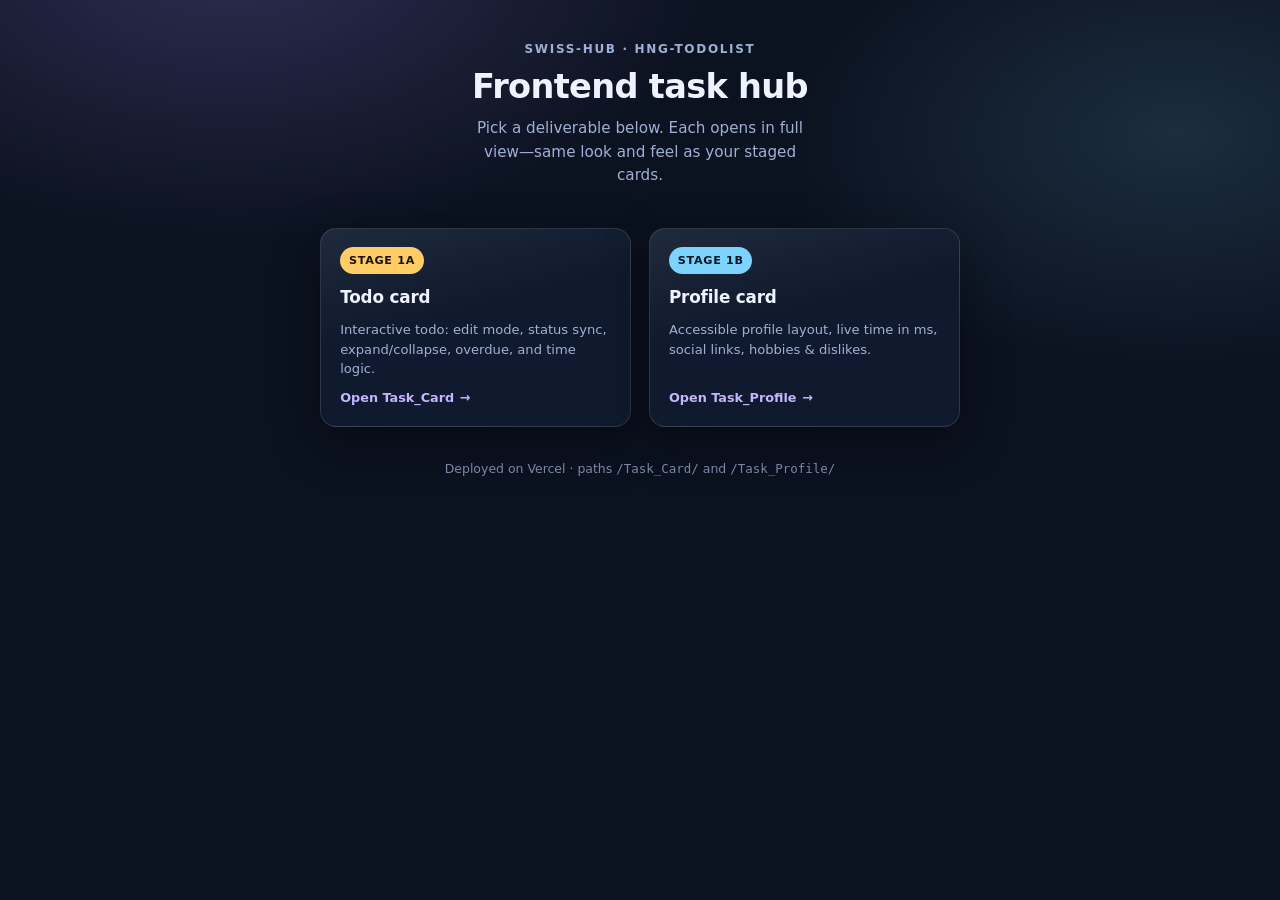
<file: index.html>
<!DOCTYPE html>
<html lang="en">
<head>
  <meta charset="UTF-8" />
  <meta name="viewport" content="width=device-width, initial-scale=1.0" />
  <title>HNG Frontend Tasks</title>
  <style>
    :root {
      --bg: #0b1220;
      --surface: #0f1a2e;
      --text: #eef3ff;
      --muted: #9fb0d4;
      --border: rgba(255, 255, 255, 0.12);
      --accent: #a78bfa;
      --accent-soft: rgba(167, 139, 250, 0.22);
      --cyan-soft: rgba(125, 211, 252, 0.14);
      --card-shadow: 0 16px 48px rgba(0, 0, 0, 0.4);
    }

    *,
    *::before,
    *::after {
      box-sizing: border-box;
    }

    html {
      height: 100%;
    }

    body {
      margin: 0;
      min-height: 100%;
      font-family: ui-sans-serif, system-ui, -apple-system, Segoe UI, Roboto, Arial, "Noto Sans",
        sans-serif;
      color: var(--text);
      background: radial-gradient(900px 520px at 18% -5%, var(--accent-soft), transparent 55%),
        radial-gradient(800px 480px at 92% 15%, var(--cyan-soft), transparent 50%),
        var(--bg);
      line-height: 1.55;
    }

    .page {
      min-height: 100%;
      padding: clamp(1.25rem, 4vw, 2.5rem);
      display: grid;
      place-items: center;
    }

    .shell {
      width: 100%;
      max-width: 640px;
    }

    .hero {
      text-align: center;
      margin-bottom: clamp(1.75rem, 4vw, 2.5rem);
    }

    .hero__eyebrow {
      margin: 0 0 0.5rem;
      font-size: 0.75rem;
      font-weight: 700;
      letter-spacing: 0.14em;
      text-transform: uppercase;
      color: var(--muted);
    }

    .hero__title {
      margin: 0 0 0.65rem;
      font-size: clamp(1.65rem, 4vw, 2.1rem);
      font-weight: 750;
      letter-spacing: -0.02em;
      line-height: 1.2;
    }

    .hero__subtitle {
      margin: 0 auto;
      max-width: 34ch;
      color: var(--muted);
      font-size: 0.95rem;
    }

    .cards {
      display: grid;
      gap: 1rem;
    }

    @media (min-width: 560px) {
      .cards {
        grid-template-columns: 1fr 1fr;
        gap: 1.1rem;
      }
    }

    .card-link {
      display: flex;
      flex-direction: column;
      align-items: flex-start;
      gap: 0.65rem;
      padding: 1.15rem 1.2rem;
      border-radius: 16px;
      border: 1px solid var(--border);
      background: linear-gradient(165deg, rgba(255, 255, 255, 0.07), transparent 42%), var(--surface);
      box-shadow: var(--card-shadow);
      text-decoration: none;
      color: inherit;
      transition: transform 0.18s ease, border-color 0.18s ease, box-shadow 0.18s ease;
      min-height: 100%;
    }

    .card-link:hover {
      transform: translateY(-2px);
      border-color: rgba(167, 139, 250, 0.35);
      box-shadow: 0 20px 56px rgba(0, 0, 0, 0.45);
    }

    .card-link:focus-visible {
      outline: 3px solid var(--accent);
      outline-offset: 3px;
    }

    .card-link__badge {
      font-size: 0.7rem;
      font-weight: 750;
      letter-spacing: 0.06em;
      text-transform: uppercase;
      color: #1a1306;
      background: #ffcc66;
      padding: 0.28rem 0.55rem;
      border-radius: 999px;
    }

    .card-link__badge--profile {
      color: #001826;
      background: #7dd3fc;
    }

    .card-link__title {
      margin: 0;
      font-size: 1.05rem;
      font-weight: 700;
      letter-spacing: -0.01em;
    }

    .card-link__desc {
      margin: 0;
      font-size: 0.82rem;
      color: var(--muted);
      line-height: 1.45;
    }

    .card-link__cta {
      margin-top: auto;
      font-size: 0.8rem;
      font-weight: 650;
      color: #c4b5fd;
      display: inline-flex;
      align-items: center;
      gap: 0.35rem;
    }

    .card-link__cta::after {
      content: "→";
      transition: transform 0.18s ease;
    }

    .card-link:hover .card-link__cta::after {
      transform: translateX(3px);
    }

    .footer {
      margin-top: 2rem;
      text-align: center;
      font-size: 0.78rem;
      color: rgba(159, 176, 212, 0.75);
    }
  </style>
</head>
<body>
  <main class="page">
    <div class="shell">
      <header class="hero">
        <p class="hero__eyebrow">Swiss-hub · HNG-TodoList</p>
        <h1 class="hero__title">Frontend task hub</h1>
        <p class="hero__subtitle">
          Pick a deliverable below. Each opens in full view—same look and feel as your staged cards.
        </p>
      </header>

      <nav class="cards" aria-label="Task links">
        <a class="card-link" href="/Task_Card/">
          <span class="card-link__badge">Stage 1a</span>
          <h2 class="card-link__title">Todo card</h2>
          <p class="card-link__desc">
            Interactive todo: edit mode, status sync, expand/collapse, overdue, and time logic.
          </p>
          <span class="card-link__cta">Open Task_Card</span>
        </a>

        <a class="card-link" href="/Task_Profile/">
          <span class="card-link__badge card-link__badge--profile">Stage 1b</span>
          <h2 class="card-link__title">Profile card</h2>
          <p class="card-link__desc">
            Accessible profile layout, live time in ms, social links, hobbies &amp; dislikes.
          </p>
          <span class="card-link__cta">Open Task_Profile</span>
        </a>
      </nav>

      <footer class="footer">
        Deployed on Vercel · paths <code>/Task_Card/</code> and <code>/Task_Profile/</code>
      </footer>
    </div>
  </main>
</body>
</html>
</file>
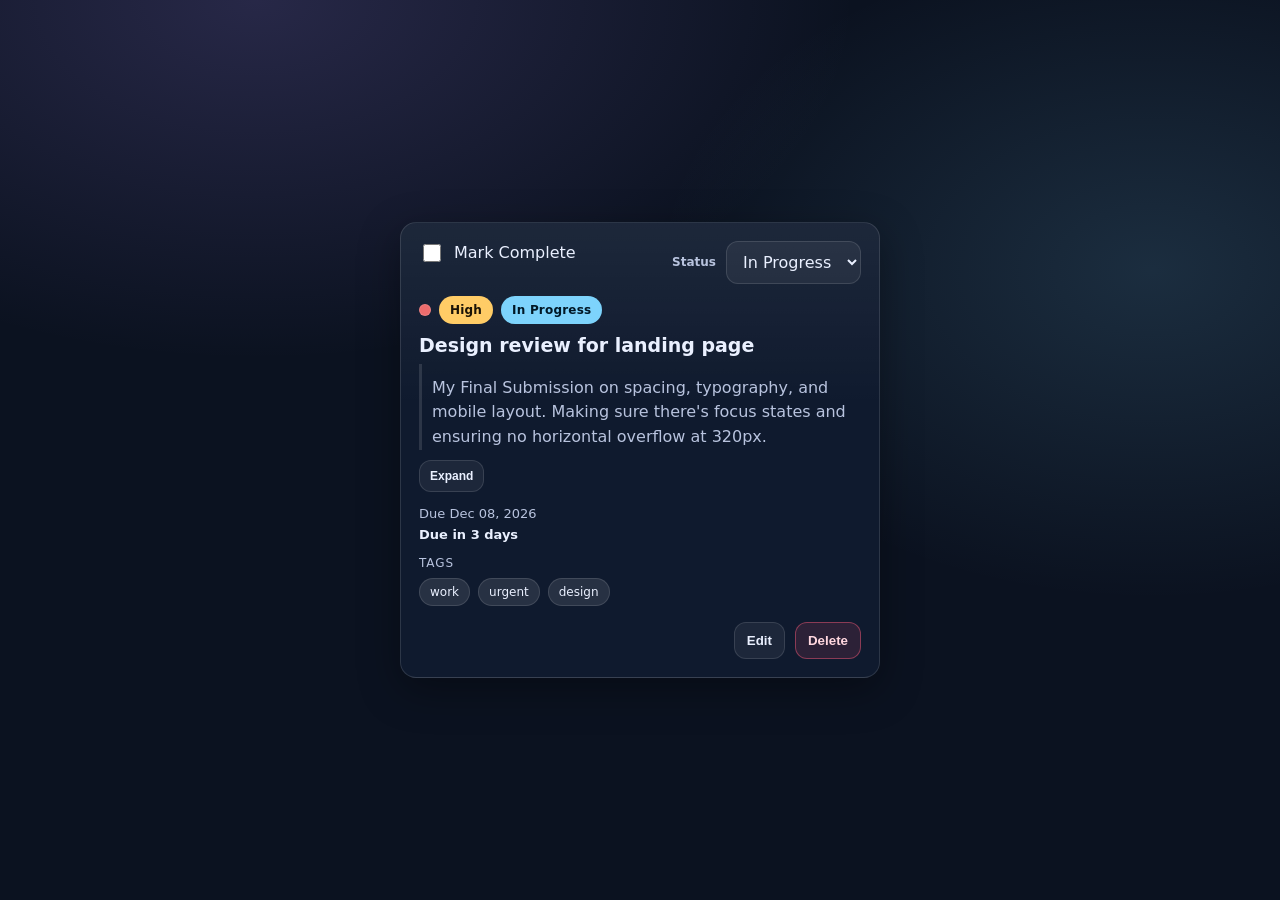
<file: Task_Card/index.html>
<!DOCTYPE html>
<html lang="en">
<head>
    <meta charset="UTF-8">
    <meta name="viewport" content="width=device-width, initial-scale=1.0">
    <title>Todo Card</title>
    <link rel="stylesheet" href="./styles.css">
</head>
<body>
    <main class="page">
        <article class="card" data-testid="test-todo-card" aria-label="Todo item">
            <header class="card-header">
                <div class="title-row">
                    <div class="complete">
                        <input id="todo-complete" type="checkbox" data-testid="test-todo-complete-toggle"/>
                        <label for="todo-complete">Mark Complete</label>
                    </div>

                    <div class="controls">
                        <div class="field field--inline">
                            <label class="field__label" for="todo-status-select">Status</label>
                            <select
                              id="todo-status-select"
                              class="field__control"
                              data-testid="test-todo-status-control"
                              aria-label="Todo status"
                            >
                                <option value="Pending">Pending</option>
                                <option value="In Progress" selected>In Progress</option>
                                <option value="Done">Done</option>
                            </select>
                        </div>
                    </div>

                    <div class="badges">
                        <span
                          class="priority-indicator priority-indicator--high"
                          data-testid="test-todo-priority-indicator"
                          aria-label="Priority indicator"
                        ></span>
                        <span class="badge badge--priority" data-testid="test-todo-priority" aria-label="Priority">
                            High
                        </span>
                        <span class="badge badge--status" data-testid="test-todo-status" aria-label="status">
                            In Progress
                        </span>
                    </div>
                </div>
                <h2 class="title" data-testid="test-todo-title">Design review for landing page</h2>
            </header>

            <section class="description-wrap" aria-label="Description">
                <div
                  id="todo-collapsible"
                  class="collapsible is-collapsed"
                  data-testid="test-todo-collapsible-section"
                >
                    <p class="description" data-testid="test-todo-description">
                        My Final Submission on spacing, typography, and mobile layout. Making sure there's focus states and ensuring no horizontal overflow at 320px.
                    </p>
                </div>
                <button
                  type="button"
                  class="btn btn--ghost btn--small"
                  data-testid="test-todo-expand-toggle"
                  aria-expanded="false"
                  aria-controls="todo-collapsible"
                >
                    Expand
                </button>
            </section>

            <section class="meta" aria-label="Due date">
                <time class="due" data-testid="test-todo-due-date"></time>
                <time class="remaining" data-testid="test-todo-time-remaining" aria-live="polite"></time>
                <span
                  class="overdue"
                  data-testid="test-todo-overdue-indicator"
                  role="status"
                  aria-label="Overdue"
                  hidden
                >
                    Overdue
                </span>
            </section>

            <section class="tags" aria-label="Tags">
                <div class="tags__label">Tags</div>
                <ul class="tag-list" role="list" data-testid="test-todo-tags">
                    <li class="chip" data-testid="test-todo-tag-work">work</li>
                    <li class="chip" data-testid="test-todo-tag-urgent">urgent</li>
                    <li class="chip">design</li>
                </ul>
            </section>

            <footer class="actions" aria-label="Actions">
                <button type="button" class="btn btn--ghost" data-testid="test-todo-edit-button">
                    Edit
                </button>
                <button type="button" class="btn btn--danger" data-testid="test-todo-delete-button">
                    Delete
                </button>
            </footer>

            <section
              class="edit"
              data-testid="test-todo-edit-form"
              aria-label="Edit todo"
              hidden
            >
                <form class="edit__form" id="todo-edit-form">
                    <div class="field">
                        <label class="field__label" for="edit-title">Title</label>
                        <input
                          id="edit-title"
                          class="field__control"
                          type="text"
                          data-testid="test-todo-edit-title-input"
                          autocomplete="off"
                        />
                    </div>

                    <div class="field">
                        <label class="field__label" for="edit-description">Description</label>
                        <textarea
                          id="edit-description"
                          class="field__control"
                          rows="4"
                          data-testid="test-todo-edit-description-input"
                        ></textarea>
                    </div>

                    <div class="grid-2">
                        <div class="field">
                            <label class="field__label" for="edit-priority">Priority</label>
                            <select
                              id="edit-priority"
                              class="field__control"
                              data-testid="test-todo-edit-priority-select"
                            >
                                <option value="Low">Low</option>
                                <option value="Medium">Medium</option>
                                <option value="High">High</option>
                            </select>
                        </div>

                        <div class="field">
                            <label class="field__label" for="edit-due">Due date</label>
                            <input
                              id="edit-due"
                              class="field__control"
                              type="datetime-local"
                              data-testid="test-todo-edit-due-date-input"
                            />
                        </div>
                    </div>

                    <div class="actions actions--edit" aria-label="Edit actions">
                        <button type="submit" class="btn" data-testid="test-todo-save-button">
                            Save
                        </button>
                        <button type="button" class="btn btn--ghost" data-testid="test-todo-cancel-button">
                            Cancel
                        </button>
                    </div>
                </form>
            </section>
        </article>
    </main>

    <script src="./main.js"></script>
</body>
</html>
</file>
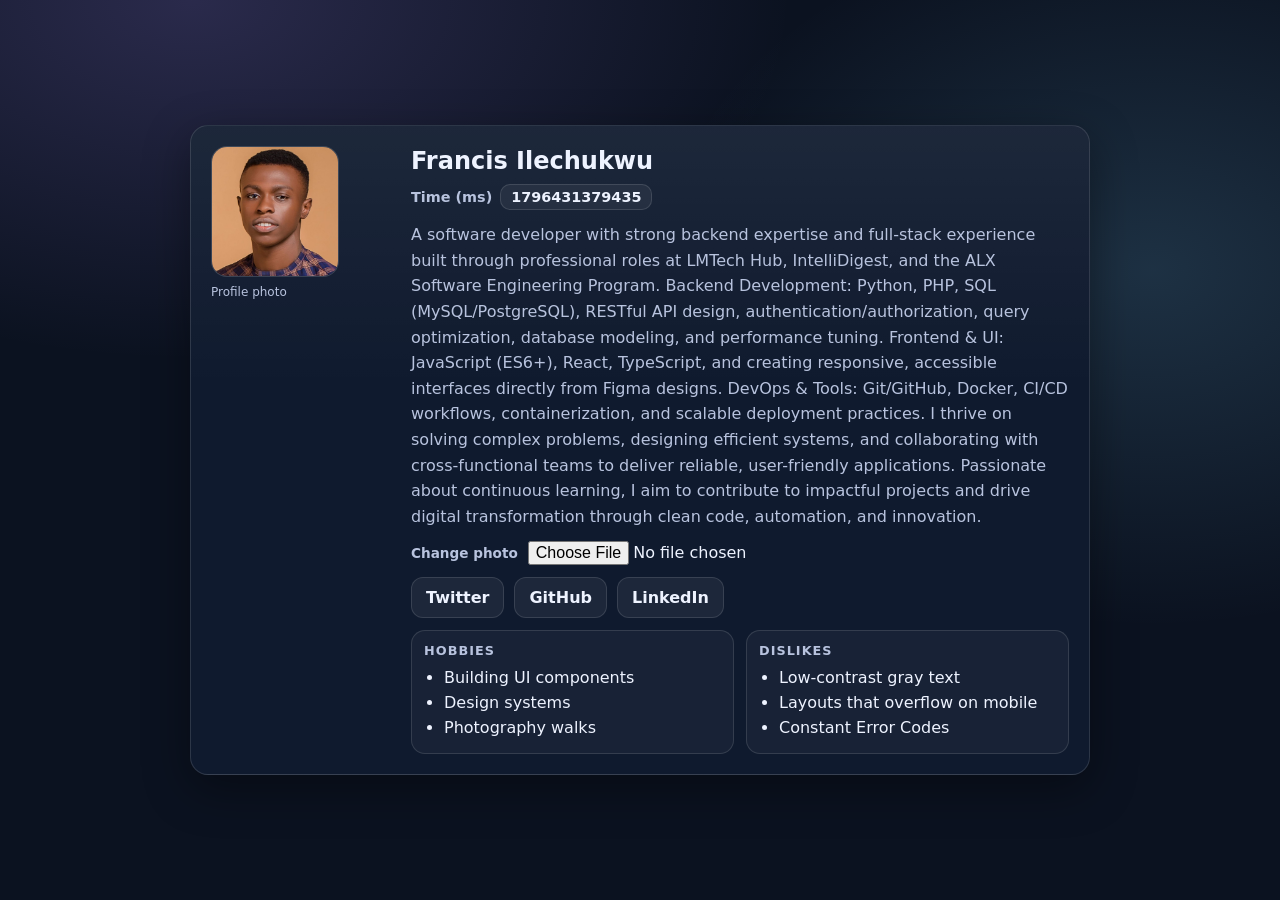
<file: Task_Profile/index.html>
<!DOCTYPE html>
<html lang="en">
<head>
  <meta charset="UTF-8">
  <meta name="viewport" content="width=device-width, initial-scale=1.0">
  <title>Profile Card</title>
  <link rel="stylesheet" href="./styles.css">
</head>
<body>
  <main class="page">
    <article class="card" data-testid="test-profile-card" aria-label="User profile">
      <figure class="card__media">
        <img
          data-testid="test-user-avatar"
          img src="image/DP2.jpg" 
          alt="Portrait of Alex Chen smiling in natural light"
          width="128"
          height="128"
          loading="lazy"
        />
        <figcaption class="card__caption">Profile photo</figcaption>
      </figure>

      <div class="card__body">
        <header class="card__header">
          <h2 class="card__name" data-testid="test-user-name">Francis Ilechukwu</h2>
          <p class="card__time-row">
            <span class="card__time-label">Time (ms)</span>
            <output
              class="card__time"
              data-testid="test-user-time"
              aria-live="polite"
              aria-atomic="true"
            ></output>
          </p>
        </header>

        <p class="card__bio" data-testid="test-user-bio">
          A software developer with strong backend expertise and full-stack experience built through professional roles at LMTech Hub, IntelliDigest, and the ALX Software Engineering Program.

Backend Development: Python, PHP, SQL (MySQL/PostgreSQL), RESTful API design, authentication/authorization, query optimization, database modeling, and performance tuning.

Frontend & UI: JavaScript (ES6+), React, TypeScript, and creating responsive, accessible interfaces directly from Figma designs.

DevOps & Tools: Git/GitHub, Docker, CI/CD workflows, containerization, and scalable deployment practices.

I thrive on solving complex problems, designing efficient systems, and collaborating with cross-functional teams to deliver reliable, user-friendly applications. Passionate about continuous learning, I aim to contribute to impactful projects and drive digital transformation through clean code, automation, and innovation.
        </p>

        <div class="card__upload">
          <label class="card__upload-label" for="avatar-upload">Change photo</label>
          <input
            id="avatar-upload"
            class="card__upload-input"
            type="file"
            accept="image/*"
            aria-label="Upload a profile image"
          />
        </div>

        <nav class="card__social" aria-label="Social links" data-testid="test-user-social-links">
          <a
            class="card__link"
            data-testid="test-user-social-twitter"
            href="https://twitter.com/"
            target="_blank"
            rel="noopener noreferrer"
          >
            Twitter
          </a>
          <a
            class="card__link"
            data-testid="test-user-social-github"
            href="https://github.com/Swiss-hub"
            target="_blank"
            rel="noopener noreferrer"
          >
            GitHub
          </a>
          <a
            class="card__link"
            data-testid="test-user-social-linkedin"
            href="https://www.linkedin.com/in/francis-ilechukwu/"
            target="_blank"
            rel="noopener noreferrer"
          >
            LinkedIn
          </a>
        </nav>

        <section class="card__lists" aria-label="Preferences">
          <section class="card__list-block" aria-labelledby="hobbies-heading">
            <h3 id="hobbies-heading" class="card__list-title">Hobbies</h3>
            <ul class="card__list" data-testid="test-user-hobbies" role="list">
              <li>Building UI components</li>
              <li>Design systems</li>
              <li>Photography walks</li>
            </ul>
          </section>

          <section class="card__list-block" aria-labelledby="dislikes-heading">
            <h3 id="dislikes-heading" class="card__list-title">Dislikes</h3>
            <ul class="card__list" data-testid="test-user-dislikes" role="list">
              <li>Low-contrast gray text</li>
              <li>Layouts that overflow on mobile</li>
              <li>Constant Error Codes</li>
            </ul>
          </section>
        </section>
      </div>
    </article>
  </main>

  <script src="./main.js"></script>
</body>
</html>
</file>
<file: Task_Card/styles.css>
:root {
  --bg: #0b1220;
  --card: #0f1a2e;
  --text: #eaf0ff;
  --muted: #b8c3de;
  --border: rgba(255, 255, 255, 0.12);

  --priority: #ffcc66;
  --status: #7dd3fc;
  --overdue: #fb7185;
  --overdue-bg: rgba(251, 113, 133, 0.14);

  --danger: #ff5c7a;
  --danger-bg: rgba(255, 92, 122, 0.12);

  --chip-bg: rgba(255, 255, 255, 0.10);
  --focus: #a78bfa;
}

* {
  box-sizing: border-box;
}

html,
body {
  height: 100%;
}

body {
  margin: 0;
  font-family: ui-sans-serif, system-ui, -apple-system, Segoe UI, Roboto, Arial, "Noto Sans",
    "Apple Color Emoji", "Segoe UI Emoji";
  color: var(--text);
  background: radial-gradient(1000px 600px at 20% 0%, rgba(167, 139, 250, 0.18), transparent 60%),
    radial-gradient(900px 600px at 90% 30%, rgba(125, 211, 252, 0.14), transparent 55%),
    var(--bg);
}

.page {
  min-height: 100%;
  padding: 20px;
  display: grid;
  place-items: start center;
}

.card {
  width: 100%;
  max-width: 480px;
  background: linear-gradient(180deg, rgba(255, 255, 255, 0.06), transparent 40%), var(--card);
  border: 1px solid var(--border);
  border-radius: 16px;
  padding: 16px;
  box-shadow: 0 12px 40px rgba(0, 0, 0, 0.35);
  overflow: hidden;
}

.card-header {
  display: grid;
  gap: 10px;
}

.title-row {
  display: flex;
  align-items: flex-start;
  justify-content: space-between;
  gap: 12px;
  flex-wrap: wrap;
}

.controls {
  display: flex;
  gap: 10px;
  flex-wrap: wrap;
  align-items: flex-start;
}

.complete {
  display: flex;
  align-items: center;
  gap: 10px;
}

.complete input[type="checkbox"] {
  width: 18px;
  height: 18px;
  accent-color: #34d399;
}

.badges {
  display: flex;
  gap: 8px;
  flex-wrap: wrap;
  justify-content: flex-end;
}

.priority-indicator {
  width: 12px;
  height: 12px;
  border-radius: 999px;
  border: 1px solid var(--border);
  align-self: center;
}

.priority-indicator--low {
  background: rgba(52, 211, 153, 0.9);
}

.priority-indicator--medium {
  background: rgba(251, 191, 36, 0.95);
}

.priority-indicator--high {
  background: rgba(248, 113, 113, 0.95);
}

.badge {
  display: inline-flex;
  align-items: center;
  border-radius: 999px;
  padding: 6px 10px;
  font-size: 12px;
  font-weight: 700;
  letter-spacing: 0.2px;
  border: 1px solid var(--border);
  white-space: nowrap;
}

.badge--priority {
  color: #1a1306;
  background: var(--priority);
  border-color: rgba(255, 204, 102, 0.5);
}

.badge--status {
  color: #001826;
  background: var(--status);
  border-color: rgba(125, 211, 252, 0.5);
}

.title {
  margin: 0;
  font-size: 18px;
  line-height: 1.25;
  word-break: break-word;
  overflow-wrap: anywhere;
}

.description {
  margin: 12px 0 0;
  color: var(--muted);
  line-height: 1.55;
  word-break: break-word;
  overflow-wrap: anywhere;
}

.description-wrap {
  margin-top: 6px;
  display: grid;
  gap: 10px;
}

.collapsible {
  border-left: 3px solid rgba(255, 255, 255, 0.12);
  padding-left: 10px;
}

.collapsible.is-collapsed .description {
  display: -webkit-box;
  -webkit-line-clamp: 3;
  -webkit-box-orient: vertical;
  overflow: hidden;
}

.meta {
  margin-top: 14px;
  display: grid;
  gap: 6px;
}

.due,
.remaining {
  display: inline-block;
  color: var(--muted);
  font-size: 13px;
}

.remaining {
  color: var(--text);
  font-weight: 650;
}

.overdue {
  justify-self: start;
  width: fit-content;
  padding: 6px 10px;
  border-radius: 999px;
  border: 1px solid rgba(251, 113, 133, 0.45);
  background: var(--overdue-bg);
  color: #ffd7df;
  font-size: 12px;
  font-weight: 750;
}

.tags {
  margin-top: 14px;
  display: grid;
  gap: 8px;
}

.tags__label {
  font-size: 12px;
  color: var(--muted);
  text-transform: uppercase;
  letter-spacing: 0.08em;
}

.tag-list {
  display: flex;
  flex-wrap: wrap;
  gap: 8px;
  padding: 0;
  margin: 0;
  list-style: none;
}

.chip {
  max-width: 100%;
  padding: 6px 10px;
  border-radius: 999px;
  background: var(--chip-bg);
  border: 1px solid var(--border);
  color: var(--text);
  font-size: 12px;
  white-space: nowrap;
  overflow: hidden;
  text-overflow: ellipsis;
}

.actions {
  margin-top: 16px;
  display: flex;
  gap: 10px;
  justify-content: flex-end;
  flex-wrap: wrap;
}

.btn {
  appearance: none;
  border: 1px solid var(--border);
  background: rgba(255, 255, 255, 0.06);
  color: var(--text);
  padding: 10px 12px;
  border-radius: 12px;
  font-weight: 650;
  cursor: pointer;
}

.btn--small {
  padding: 8px 10px;
  font-size: 12px;
  width: fit-content;
}

.btn--ghost:hover {
  background: rgba(255, 255, 255, 0.10);
}

.btn--danger {
  border-color: rgba(255, 92, 122, 0.45);
  background: var(--danger-bg);
  color: #ffd7df;
}

.btn--danger:hover {
  background: rgba(255, 92, 122, 0.18);
}

:focus-visible {
  outline: 3px solid var(--focus);
  outline-offset: 3px;
  border-radius: 12px;
}

.is-done .title {
  text-decoration: line-through;
  opacity: 0.85;
}

.is-done .badge--status {
  background: #34d399;
  border-color: rgba(52, 211, 153, 0.5);
  color: #062014;
}

.is-done .remaining {
  color: rgba(234, 240, 255, 0.9);
}

.is-overdue:not(.is-done) .remaining {
  color: #ffd7df;
}

.is-overdue:not(.is-done) .due {
  color: #ffd7df;
}

.field {
  display: grid;
  gap: 6px;
  min-width: 0;
}

.field--inline {
  display: grid;
  grid-template-columns: auto 1fr;
  align-items: center;
  column-gap: 10px;
}

.field__label {
  font-size: 12px;
  color: var(--muted);
  font-weight: 700;
}

.field__control {
  width: 100%;
  min-width: 0;
  padding: 10px 12px;
  border-radius: 12px;
  border: 1px solid var(--border);
  background: rgba(255, 255, 255, 0.06);
  color: var(--text);
  font: inherit;
}

.field__control:focus-visible {
  outline: 3px solid var(--focus);
  outline-offset: 3px;
}

.grid-2 {
  display: grid;
  gap: 12px;
}

.edit {
  margin-top: 16px;
  padding-top: 16px;
  border-top: 1px solid var(--border);
}

.edit__form {
  display: grid;
  gap: 12px;
}

.actions--edit {
  justify-content: flex-start;
}

@media (min-width: 700px) {
  .page {
    padding: 28px;
    place-items: center;
  }

  .card {
    padding: 18px;
  }

  .title {
    font-size: 19px;
  }

  .grid-2 {
    grid-template-columns: 1fr 1fr;
  }
}
</file>
<file: Task_Profile/styles.css>
:root {
  --bg: #0b1220;
  --card: #0f1a2e;
  --text: #eef3ff;
  --muted: #b8c3de;
  --border: rgba(255, 255, 255, 0.12);
  --accent: #a78bfa;
  --link-bg: rgba(255, 255, 255, 0.06);
}

*,
*::before,
*::after {
  box-sizing: border-box;
}

html,
body {
  height: 100%;
}

body {
  margin: 0;
  font-family: ui-sans-serif, system-ui, -apple-system, Segoe UI, Roboto, Arial, "Noto Sans";
  color: var(--text);
  background: radial-gradient(1000px 600px at 15% 0%, rgba(167, 139, 250, 0.2), transparent 60%),
    radial-gradient(900px 650px at 90% 30%, rgba(125, 211, 252, 0.16), transparent 55%),
    var(--bg);
}

.page {
  min-height: 100%;
  padding: 20px;
  display: grid;
  place-items: start center;
}

.card {
  width: 100%;
  max-width: 900px;
  background: linear-gradient(180deg, rgba(255, 255, 255, 0.06), transparent 40%), var(--card);
  border: 1px solid var(--border);
  border-radius: 18px;
  padding: 16px;
  box-shadow: 0 14px 46px rgba(0, 0, 0, 0.38);
  overflow: hidden;
  display: grid;
  gap: 16px;
}

.card__media {
  margin: 0;
  display: grid;
  gap: 8px;
  justify-items: start;
}

.card__media img {
  display: block;
  border-radius: 16px;
  border: 1px solid var(--border);
  background: rgba(255, 255, 255, 0.04);
  max-width: 100%;
  height: auto;
}

.card__caption {
  font-size: 12px;
  color: var(--muted);
}

.card__body {
  min-width: 0;
  display: grid;
  gap: 12px;
}

.card__header {
  display: grid;
  gap: 8px;
}

.card__name {
  margin: 0;
  font-size: 1.35rem;
  line-height: 1.25;
  word-break: break-word;
  overflow-wrap: anywhere;
}

.card__time-row {
  margin: 0;
  display: flex;
  flex-wrap: wrap;
  gap: 8px;
  align-items: baseline;
  color: var(--muted);
  font-size: 0.9rem;
}

.card__time-label {
  font-weight: 600;
}

.card__time {
  font-variant-numeric: tabular-nums;
  font-weight: 700;
  color: var(--text);
  padding: 4px 10px;
  border-radius: 10px;
  border: 1px solid var(--border);
  background: rgba(255, 255, 255, 0.06);
}

.card__bio {
  margin: 0;
  color: var(--muted);
  line-height: 1.6;
  word-break: break-word;
  overflow-wrap: anywhere;
}

.card__upload {
  display: flex;
  flex-wrap: wrap;
  align-items: center;
  gap: 10px;
}

.card__upload-label {
  font-size: 0.85rem;
  font-weight: 600;
  color: var(--muted);
}

.card__upload-input {
  max-width: 100%;
  min-width: 0;
  font: inherit;
  color: var(--text);
}

.card__social {
  display: flex;
  flex-wrap: wrap;
  gap: 10px;
}

.card__link {
  display: inline-flex;
  align-items: center;
  justify-content: center;
  padding: 10px 14px;
  border-radius: 12px;
  border: 1px solid var(--border);
  background: var(--link-bg);
  color: var(--text);
  text-decoration: none;
  font-weight: 650;
  max-width: 100%;
}

.card__link:hover {
  background: rgba(255, 255, 255, 0.1);
}

.card__lists {
  display: grid;
  gap: 12px;
}

.card__list-block {
  border: 1px solid var(--border);
  border-radius: 14px;
  padding: 12px;
  background: rgba(255, 255, 255, 0.04);
  min-width: 0;
}

.card__list-title {
  margin: 0 0 8px;
  font-size: 0.8rem;
  letter-spacing: 0.08em;
  text-transform: uppercase;
  color: var(--muted);
}

.card__list {
  margin: 0;
  padding-left: 1.25rem;
  line-height: 1.55;
  color: var(--text);
}

:focus-visible {
  outline: 3px solid var(--accent);
  outline-offset: 3px;
  border-radius: 12px;
}

@media (min-width: 768px) {
  .page {
    padding: 28px;
    place-items: center;
  }

  .card {
    padding: 20px;
    grid-template-columns: minmax(140px, 180px) 1fr;
    align-items: start;
    column-gap: 20px;
  }

  .card__lists {
    grid-template-columns: 1fr 1fr;
  }

  .card__name {
    font-size: 1.5rem;
  }
}
</file>
